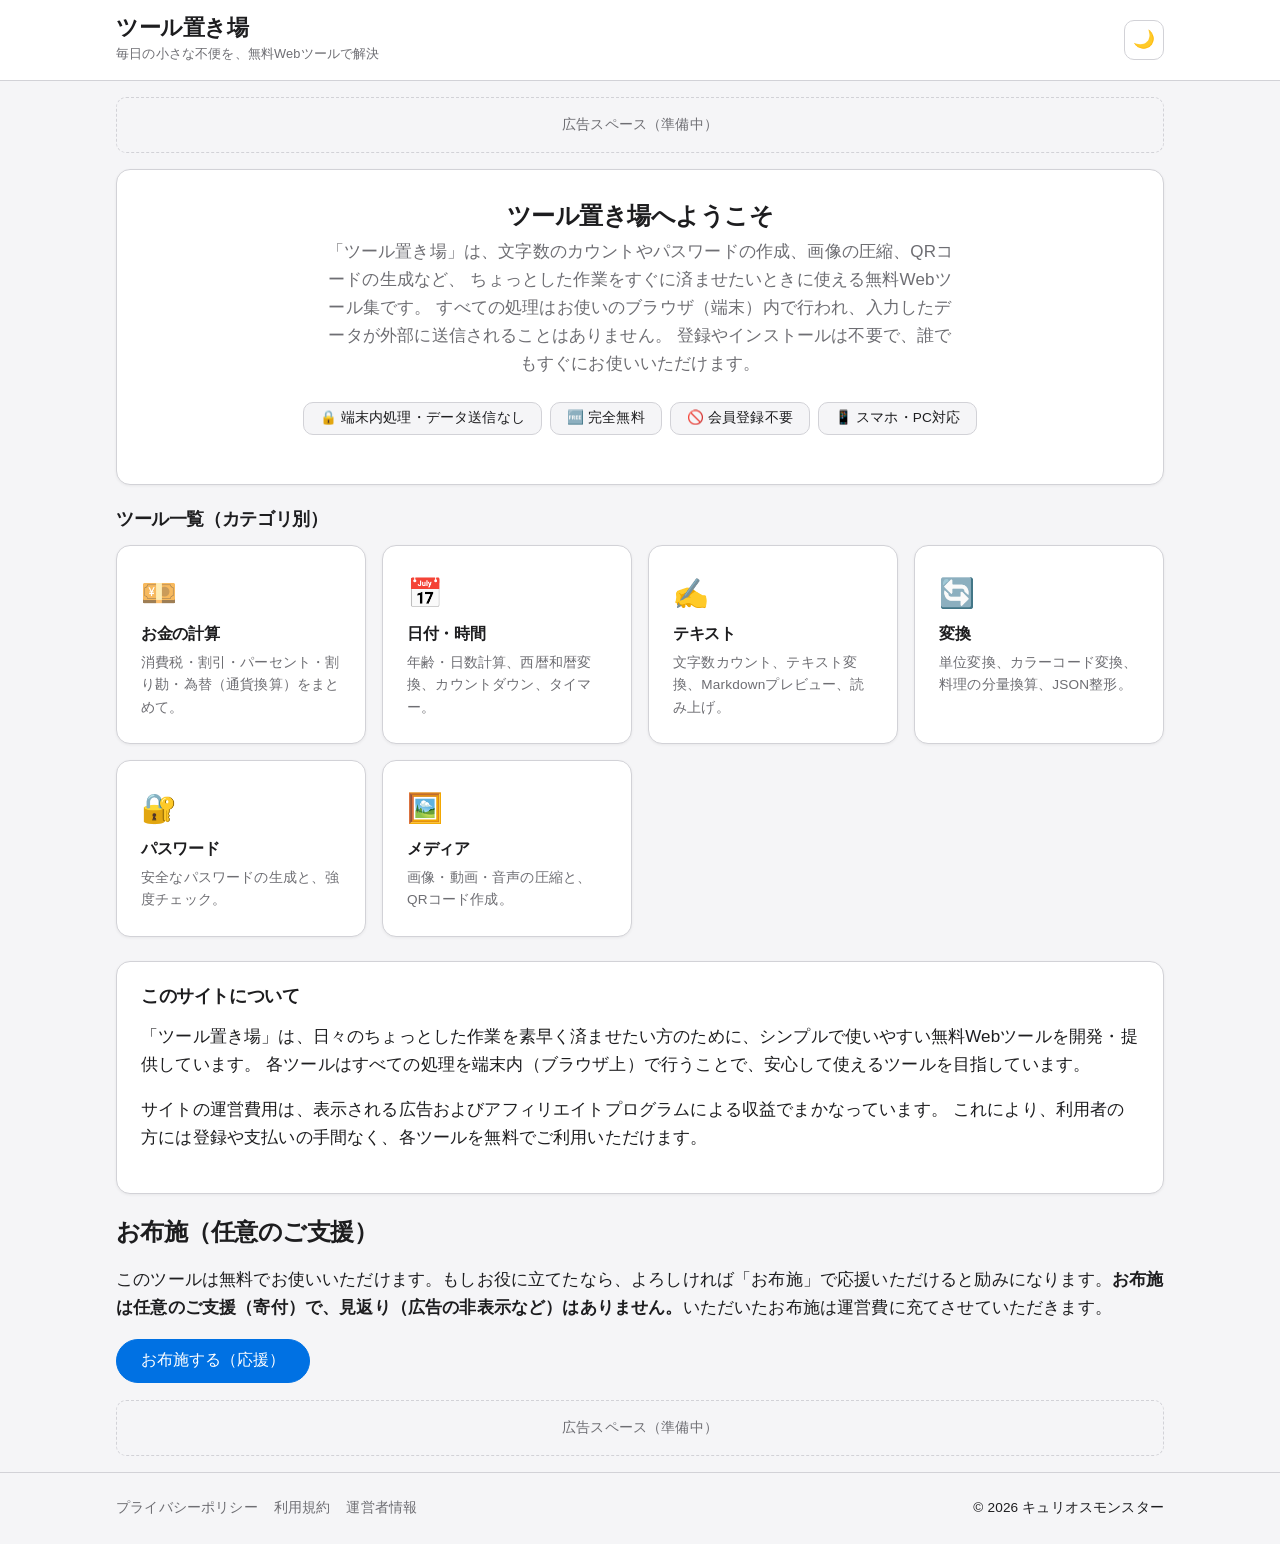
<file: index.html>
﻿<!DOCTYPE html>
<html lang="ja">
<head>
<meta charset="UTF-8">
<meta name="viewport" content="width=device-width, initial-scale=1, viewport-fit=cover">

<title>ツール置き場｜無料で使えるWebツール集（文字数・パスワード・画像圧縮・QRほか）</title>
<meta name="description" content="文字数カウンター・パスワード生成・画像圧縮・QRコード作成など、登録不要・無料のWebツールを多数提供。すべて端末内で処理し安全です。">
<link rel="canonical" href="https://ai-kaihatsubu.github.io/">

<!-- OGP -->
<meta property="og:type" content="website">
<meta property="og:title" content="ツール置き場｜無料で使えるWebツール集">
<meta property="og:description" content="文字数カウンター・パスワード生成・画像圧縮・QRコード作成など、登録不要・無料のWebツールを多数提供。すべて端末内で処理し安全です。">
<meta property="og:url" content="https://ai-kaihatsubu.github.io/">
<meta property="og:image" content="https://ai-kaihatsubu.github.io/icons/icon-512.svg">
<meta property="og:locale" content="ja_JP">
<meta name="twitter:card" content="summary_large_image">

<!-- PWA -->
<link rel="manifest" href="manifest.webmanifest">
<meta name="theme-color" content="#2563eb">
<link rel="icon" href="icons/icon-192.svg" type="image/svg+xml">
<link rel="apple-touch-icon" href="icons/icon-192.svg">

<!-- JSON-LD: WebSite + ItemList -->
<script type="application/ld+json">
{
  "@context": "https://schema.org",
  "@type": "WebSite",
  "name": "ツール置き場",
  "url": "https://ai-kaihatsubu.github.io/",
  "description": "毎日の小さな不便を、無料Webツールで解決する。登録不要・ブラウザ内処理のWebツール集。",
  "publisher": {
    "@type": "Organization",
    "name": "ツール置き場"
  }
}
</script>
<script type="application/ld+json">
{
  "@context": "https://schema.org",
  "@type": "ItemList",
  "name": "ツール置き場 ツール一覧",
  "itemListElement": [
    { "@type": "ListItem", "position": 1, "name": "お金の計算", "url": "https://ai-kaihatsubu.github.io/money-tools/" },
    { "@type": "ListItem", "position": 2, "name": "日付・時間", "url": "https://ai-kaihatsubu.github.io/datetime-tools/" },
    { "@type": "ListItem", "position": 3, "name": "テキスト", "url": "https://ai-kaihatsubu.github.io/text-tools/" },
    { "@type": "ListItem", "position": 4, "name": "変換", "url": "https://ai-kaihatsubu.github.io/converter-tools/" },
    { "@type": "ListItem", "position": 5, "name": "パスワード", "url": "https://ai-kaihatsubu.github.io/password-tools/" },
    { "@type": "ListItem", "position": 6, "name": "メディア", "url": "https://ai-kaihatsubu.github.io/media-tools/" }
  ]
}
</script>

<link rel="stylesheet" href="style.css">

<!-- Google AdSense（サイト所有確認＋広告配信） -->
<script async src="https://pagead2.googlesyndication.com/pagead/js/adsbygoogle.js?client=ca-pub-6568622993777242" crossorigin="anonymous"></script>
</head>
<body>

<a class="skip-link" href="#main">本文へスキップ</a>

<header class="site-header">
  <div class="container header-inner">
    <div class="logo-area">
      <h1 class="logo"><a href="index.html">ツール置き場</a></h1>
      <p class="tagline">毎日の小さな不便を、無料Webツールで解決</p>
    </div>
    <nav class="header-actions" aria-label="表示設定">
      <button id="theme-toggle" type="button" aria-label="ダーク/ライトモード切替" aria-pressed="false">
        <span aria-hidden="true">🌙</span>
      </button>
    </nav>
  </div>
</header>

<!-- AdSense 広告枠（コンテンツ上） -->
<div class="ad-slot ad-slot--top" data-ad-position="top" aria-hidden="true">
  <!-- <ins class="adsbygoogle"
       style="display:block"
       data-ad-client="ca-pub-XXXXXXXXXXXXXXXX"
       data-ad-slot="XXXXXXXXXX"
       data-ad-format="auto"
       data-full-width-responsive="true"></ins>
  <script>(adsbygoogle = window.adsbygoogle || []).push({});</script> -->
  <p class="ad-placeholder">広告スペース（準備中）</p>
</div>

<main id="main" class="container">

  <section class="hero" aria-labelledby="hero-heading">
    <h2 id="hero-heading">ツール置き場へようこそ</h2>
    <p>
      「ツール置き場」は、文字数のカウントやパスワードの作成、画像の圧縮、QRコードの生成など、
      ちょっとした作業をすぐに済ませたいときに使える無料Webツール集です。
      すべての処理はお使いのブラウザ（端末）内で行われ、入力したデータが外部に送信されることはありません。
      登録やインストールは不要で、誰でもすぐにお使いいただけます。
    </p>
    <ul class="value-list">
      <li>🔒 端末内処理・データ送信なし</li>
      <li>🆓 完全無料</li>
      <li>🚫 会員登録不要</li>
      <li>📱 スマホ・PC対応</li>
    </ul>
  </section>

  <h2 class="section-heading" id="tools-heading">ツール一覧（カテゴリ別）</h2>
  <div class="tool-grid" role="list" aria-labelledby="tools-heading">

    <a class="tool-card" role="listitem" href="https://ai-kaihatsubu.github.io/money-tools/">
      <span class="card-icon" aria-hidden="true">💴</span>
      <h3>お金の計算</h3>
      <p>消費税・割引・パーセント・割り勘・為替（通貨換算）をまとめて。</p>
    </a>

    <a class="tool-card" role="listitem" href="https://ai-kaihatsubu.github.io/datetime-tools/">
      <span class="card-icon" aria-hidden="true">📅</span>
      <h3>日付・時間</h3>
      <p>年齢・日数計算、西暦和暦変換、カウントダウン、タイマー。</p>
    </a>

    <a class="tool-card" role="listitem" href="https://ai-kaihatsubu.github.io/text-tools/">
      <span class="card-icon" aria-hidden="true">✍️</span>
      <h3>テキスト</h3>
      <p>文字数カウント、テキスト変換、Markdownプレビュー、読み上げ。</p>
    </a>

    <a class="tool-card" role="listitem" href="https://ai-kaihatsubu.github.io/converter-tools/">
      <span class="card-icon" aria-hidden="true">🔄</span>
      <h3>変換</h3>
      <p>単位変換、カラーコード変換、料理の分量換算、JSON整形。</p>
    </a>

    <a class="tool-card" role="listitem" href="https://ai-kaihatsubu.github.io/password-tools/">
      <span class="card-icon" aria-hidden="true">🔐</span>
      <h3>パスワード</h3>
      <p>安全なパスワードの生成と、強度チェック。</p>
    </a>

    <a class="tool-card" role="listitem" href="https://ai-kaihatsubu.github.io/media-tools/">
      <span class="card-icon" aria-hidden="true">🖼️</span>
      <h3>メディア</h3>
      <p>画像・動画・音声の圧縮と、QRコード作成。</p>
    </a>

  </div>

  <section class="about-box" aria-labelledby="about-heading">
    <h2 id="about-heading">このサイトについて</h2>
    <p>
      「ツール置き場」は、日々のちょっとした作業を素早く済ませたい方のために、シンプルで使いやすい無料Webツールを開発・提供しています。
      各ツールはすべての処理を端末内（ブラウザ上）で行うことで、安心して使えるツールを目指しています。
    </p>
    <p>
      サイトの運営費用は、表示される広告およびアフィリエイトプログラムによる収益でまかなっています。
      これにより、利用者の方には登録や支払いの手間なく、各ツールを無料でご利用いただけます。
    </p>
  </section>


  <section class="ofuse-box" aria-labelledby="ofuse-heading">
  <h2 id="ofuse-heading">お布施（任意のご支援）</h2>
  <p>このツールは無料でお使いいただけます。もしお役に立てたなら、よろしければ「お布施」で応援いただけると励みになります。<strong>お布施は任意のご支援（寄付）で、見返り（広告の非表示など）はありません。</strong>いただいたお布施は運営費に充てさせていただきます。</p>
  <button id="ofuse-button" type="button" class="btn btn-primary">お布施する（応援）</button>
  <p class="hint" id="ofuse-status" aria-live="polite"></p>
</section>
</main>

<!-- AdSense 広告枠（コンテンツ下） -->
<div class="ad-slot ad-slot--bottom" data-ad-position="bottom" aria-hidden="true">
  <!-- <ins class="adsbygoogle"
       style="display:block"
       data-ad-client="ca-pub-XXXXXXXXXXXXXXXX"
       data-ad-slot="XXXXXXXXXX"
       data-ad-format="auto"
       data-full-width-responsive="true"></ins>
  <script>(adsbygoogle = window.adsbygoogle || []).push({});</script> -->
  <p class="ad-placeholder">広告スペース（準備中）</p>
</div>

<footer class="site-footer">
  <div class="container footer-inner">
    <nav aria-label="フッターリンク">
      <a href="privacy.html">プライバシーポリシー</a>
      <a href="terms.html">利用規約</a>
      <a href="operator.html">運営者情報</a>
    </nav>
    <p class="copyright">&copy; 2026 キュリオスモンスター</p>
  </div>
</footer>

<script src="app.js" defer></script>
<script>
  // お布施ボタン → Stripe寄付リンク（金額自由・任意の寄付）
  (function () {
    var b = document.getElementById("ofuse-button");
    if (b) {
      b.addEventListener("click", function () {
        window.open("https://donate.stripe.com/9B6cN54Q9ebA01IaYB2Nq00", "_blank", "noopener");
      });
    }
  })();
</script>
<script>
  // PWA: Service Worker 登録（相対パスなのでサブパス公開でも scope が正しく効く）
  if ("serviceWorker" in navigator) {
    window.addEventListener("load", function () {
      navigator.serviceWorker.register("sw.js").catch(function () {});
    });
  }
</script>
</body>
</html>
</file>
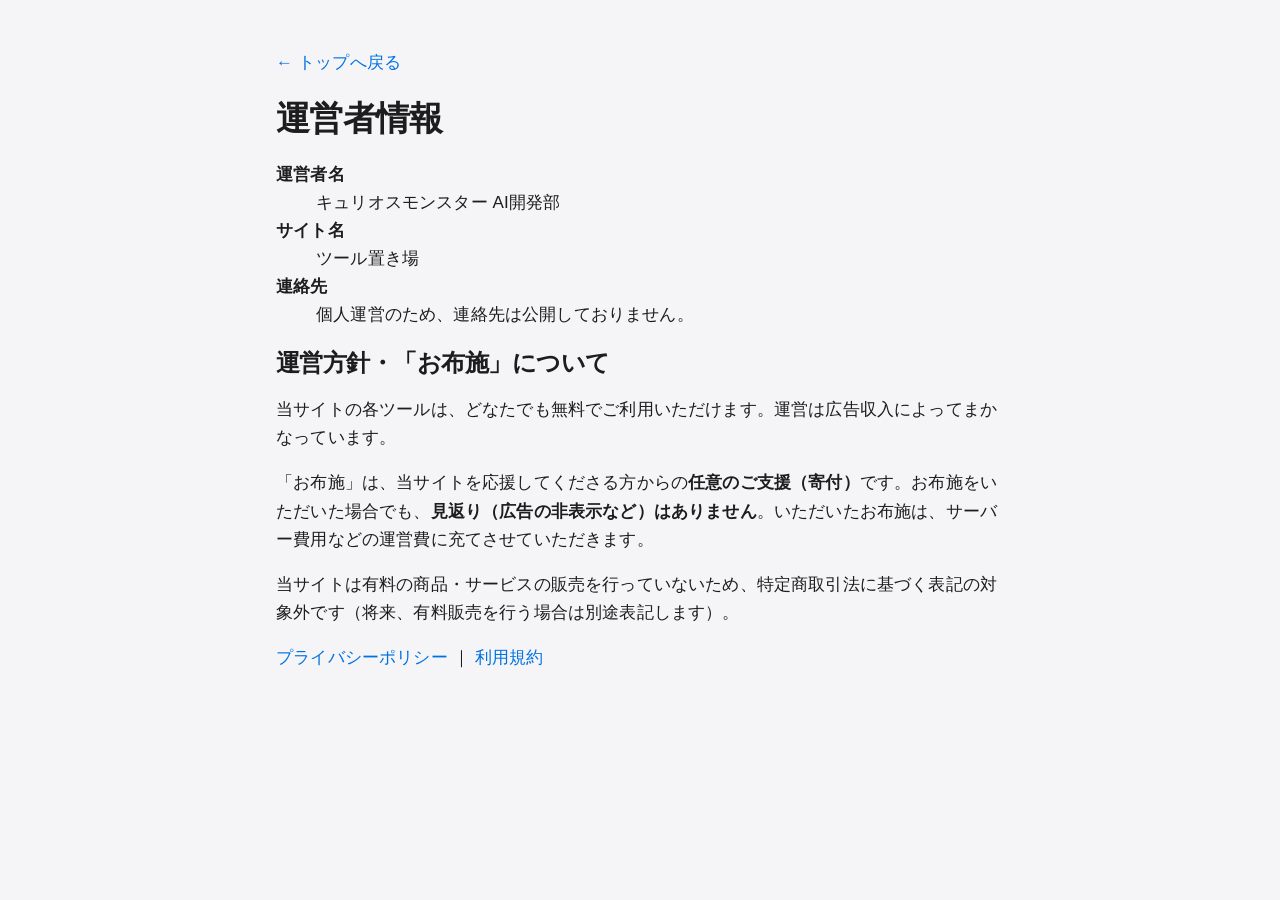
<file: operator.html>
﻿<!DOCTYPE html>
<html lang="ja">
<head>
<meta charset="UTF-8">
<meta name="viewport" content="width=device-width, initial-scale=1, viewport-fit=cover">
<title>運営者情報｜ツール置き場</title>
<meta name="robots" content="noindex">
<link rel="stylesheet" href="style.css">
</head>
<body>
<main class="container" style="max-width:760px;margin:0 auto;padding:32px 16px;">
<p><a href="index.html">← トップへ戻る</a></p>
<h1>運営者情報</h1>
<dl>
  <dt><strong>運営者名</strong></dt>
  <dd>キュリオスモンスター AI開発部</dd>
  <dt><strong>サイト名</strong></dt>
  <dd>ツール置き場</dd>
  <dt><strong>連絡先</strong></dt>
  <dd>個人運営のため、連絡先は公開しておりません。</dd>
</dl>
<h2>運営方針・「お布施」について</h2>
<p>当サイトの各ツールは、どなたでも無料でご利用いただけます。運営は広告収入によってまかなっています。</p>
<p>「お布施」は、当サイトを応援してくださる方からの<strong>任意のご支援（寄付）</strong>です。お布施をいただいた場合でも、<strong>見返り（広告の非表示など）はありません</strong>。いただいたお布施は、サーバー費用などの運営費に充てさせていただきます。</p>
<p>当サイトは有料の商品・サービスの販売を行っていないため、特定商取引法に基づく表記の対象外です（将来、有料販売を行う場合は別途表記します）。</p>
<p><a href="privacy.html">プライバシーポリシー</a> ｜ <a href="terms.html">利用規約</a></p>
</main>
</body>
</html>
</file>
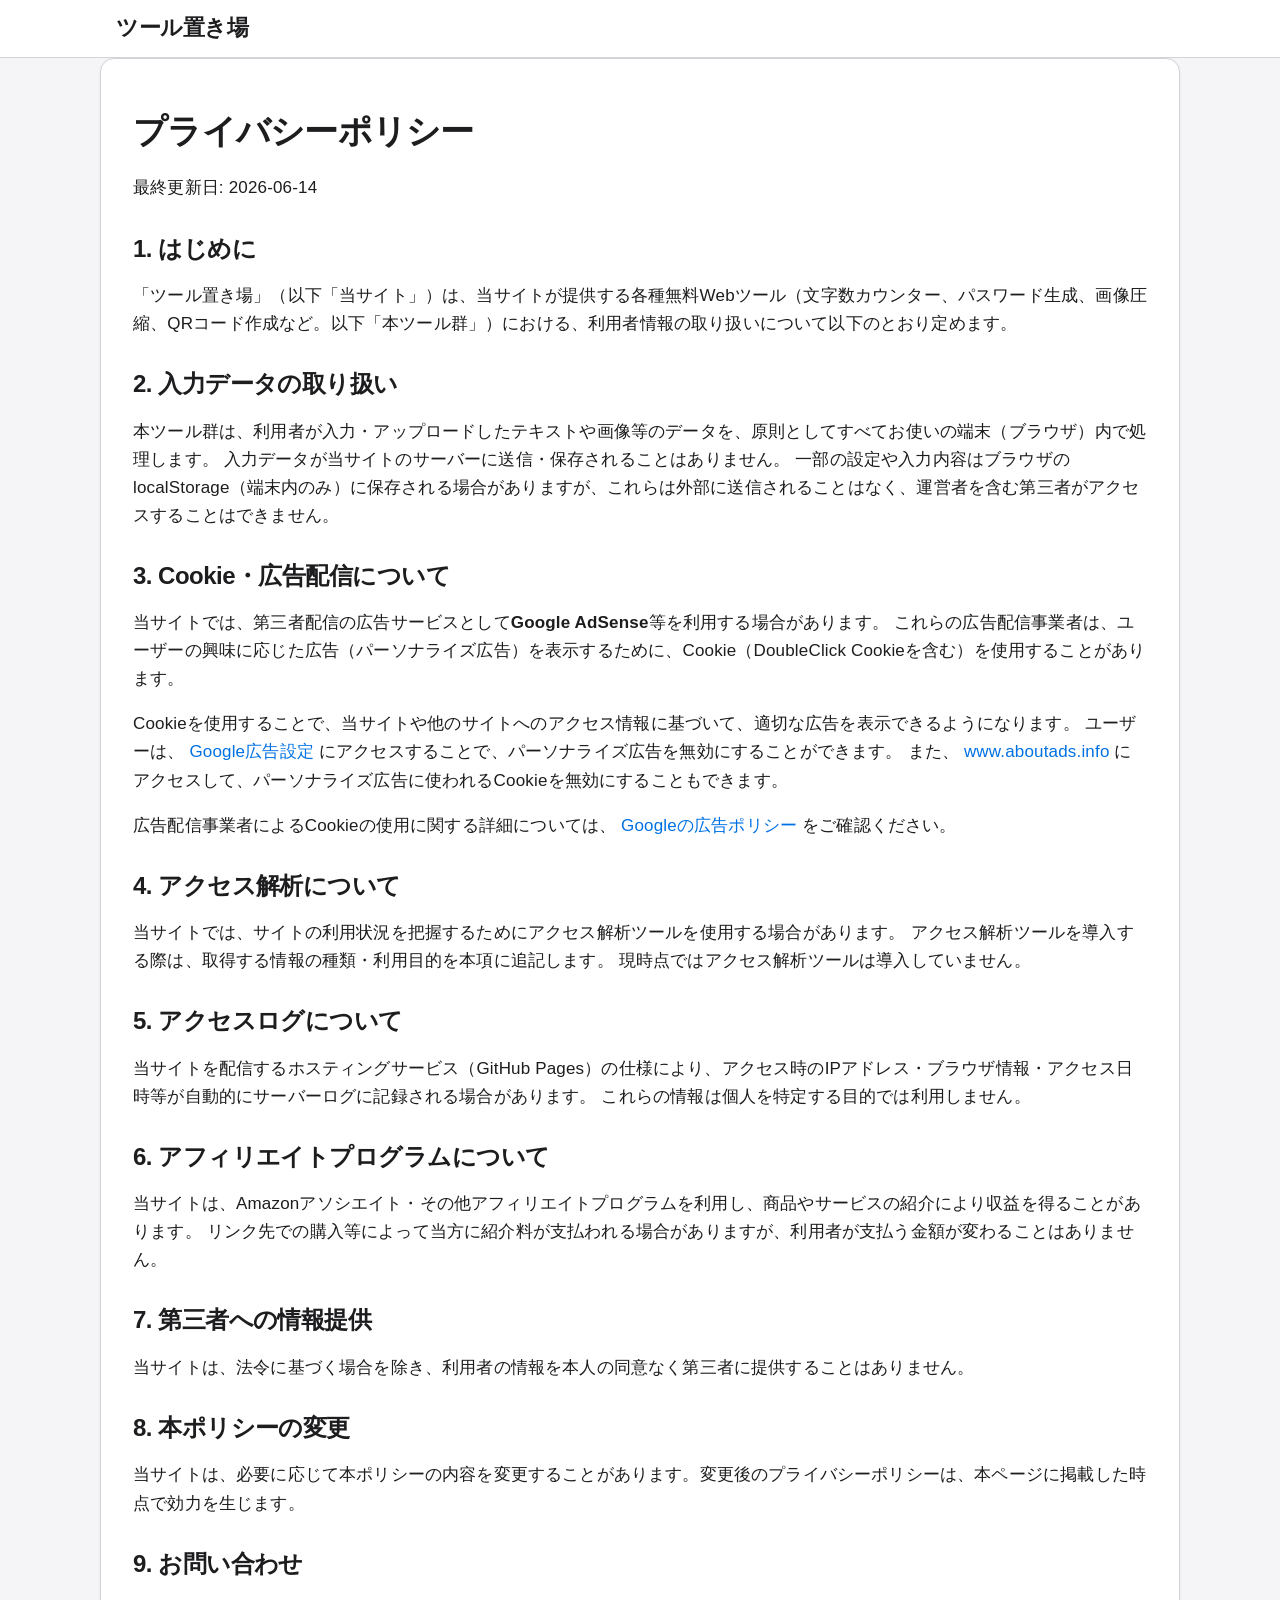
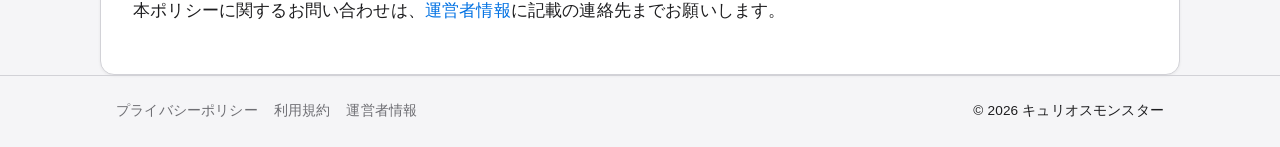
<file: privacy.html>
<!DOCTYPE html>
<html lang="ja">
<head>
<meta charset="UTF-8">
<meta name="viewport" content="width=device-width, initial-scale=1">
<title>プライバシーポリシー｜ツール置き場</title>
<meta name="description" content="ツール置き場のプライバシーポリシー。データの取り扱い、Cookie・広告配信、アクセス解析等について説明します。">
<link rel="canonical" href="https://ai-kaihatsubu.github.io/privacy.html">
<link rel="stylesheet" href="style.css">
</head>
<body class="legal-page">
<header class="site-header">
  <div class="container header-inner">
    <h1 class="logo"><a href="index.html">ツール置き場</a></h1>
  </div>
</header>
<main class="container">
  <h1>プライバシーポリシー</h1>
  <p>最終更新日: 2026-06-14</p>

  <h2>1. はじめに</h2>
  <p>
    「ツール置き場」（以下「当サイト」）は、当サイトが提供する各種無料Webツール（文字数カウンター、パスワード生成、画像圧縮、QRコード作成など。以下「本ツール群」）における、利用者情報の取り扱いについて以下のとおり定めます。
  </p>

  <h2>2. 入力データの取り扱い</h2>
  <p>
    本ツール群は、利用者が入力・アップロードしたテキストや画像等のデータを、原則としてすべてお使いの端末（ブラウザ）内で処理します。
    入力データが当サイトのサーバーに送信・保存されることはありません。
    一部の設定や入力内容はブラウザのlocalStorage（端末内のみ）に保存される場合がありますが、これらは外部に送信されることはなく、運営者を含む第三者がアクセスすることはできません。
  </p>

  <h2>3. Cookie・広告配信について</h2>
  <p>
    当サイトでは、第三者配信の広告サービスとして<strong>Google AdSense</strong>等を利用する場合があります。
    これらの広告配信事業者は、ユーザーの興味に応じた広告（パーソナライズ広告）を表示するために、Cookie（DoubleClick Cookieを含む）を使用することがあります。
  </p>
  <p>
    Cookieを使用することで、当サイトや他のサイトへのアクセス情報に基づいて、適切な広告を表示できるようになります。
    ユーザーは、
    <a href="https://www.google.com/settings/ads" rel="noopener" target="_blank">Google広告設定</a>
    にアクセスすることで、パーソナライズ広告を無効にすることができます。
    また、
    <a href="https://www.aboutads.info/choices/" rel="noopener" target="_blank">www.aboutads.info</a>
    にアクセスして、パーソナライズ広告に使われるCookieを無効にすることもできます。
  </p>
  <p>
    広告配信事業者によるCookieの使用に関する詳細については、
    <a href="https://policies.google.com/technologies/ads?hl=ja" rel="noopener" target="_blank">Googleの広告ポリシー</a>
    をご確認ください。
  </p>

  <h2>4. アクセス解析について</h2>
  <p>
    当サイトでは、サイトの利用状況を把握するためにアクセス解析ツールを使用する場合があります。
    アクセス解析ツールを導入する際は、取得する情報の種類・利用目的を本項に追記します。
    現時点ではアクセス解析ツールは導入していません。
  </p>

  <h2>5. アクセスログについて</h2>
  <p>
    当サイトを配信するホスティングサービス（GitHub Pages）の仕様により、アクセス時のIPアドレス・ブラウザ情報・アクセス日時等が自動的にサーバーログに記録される場合があります。
    これらの情報は個人を特定する目的では利用しません。
  </p>

  <h2>6. アフィリエイトプログラムについて</h2>
  <p>
    当サイトは、Amazonアソシエイト・その他アフィリエイトプログラムを利用し、商品やサービスの紹介により収益を得ることがあります。
    リンク先での購入等によって当方に紹介料が支払われる場合がありますが、利用者が支払う金額が変わることはありません。
  </p>

  <h2>7. 第三者への情報提供</h2>
  <p>
    当サイトは、法令に基づく場合を除き、利用者の情報を本人の同意なく第三者に提供することはありません。
  </p>

  <h2>8. 本ポリシーの変更</h2>
  <p>
    当サイトは、必要に応じて本ポリシーの内容を変更することがあります。変更後のプライバシーポリシーは、本ページに掲載した時点で効力を生じます。
  </p>

  <h2>9. お問い合わせ</h2>
  <p>本ポリシーに関するお問い合わせは、<a href="operator.html">運営者情報</a>に記載の連絡先までお願いします。</p>
</main>
<footer class="site-footer">
  <div class="container footer-inner">
    <nav aria-label="フッターリンク">
      <a href="privacy.html">プライバシーポリシー</a>
      <a href="terms.html">利用規約</a>
      <a href="operator.html">運営者情報</a>
    </nav>
    <p class="copyright">&copy; 2026 キュリオスモンスター</p>
  </div>
</footer>
<script src="app.js" defer></script>
</body>
</html>
</file>
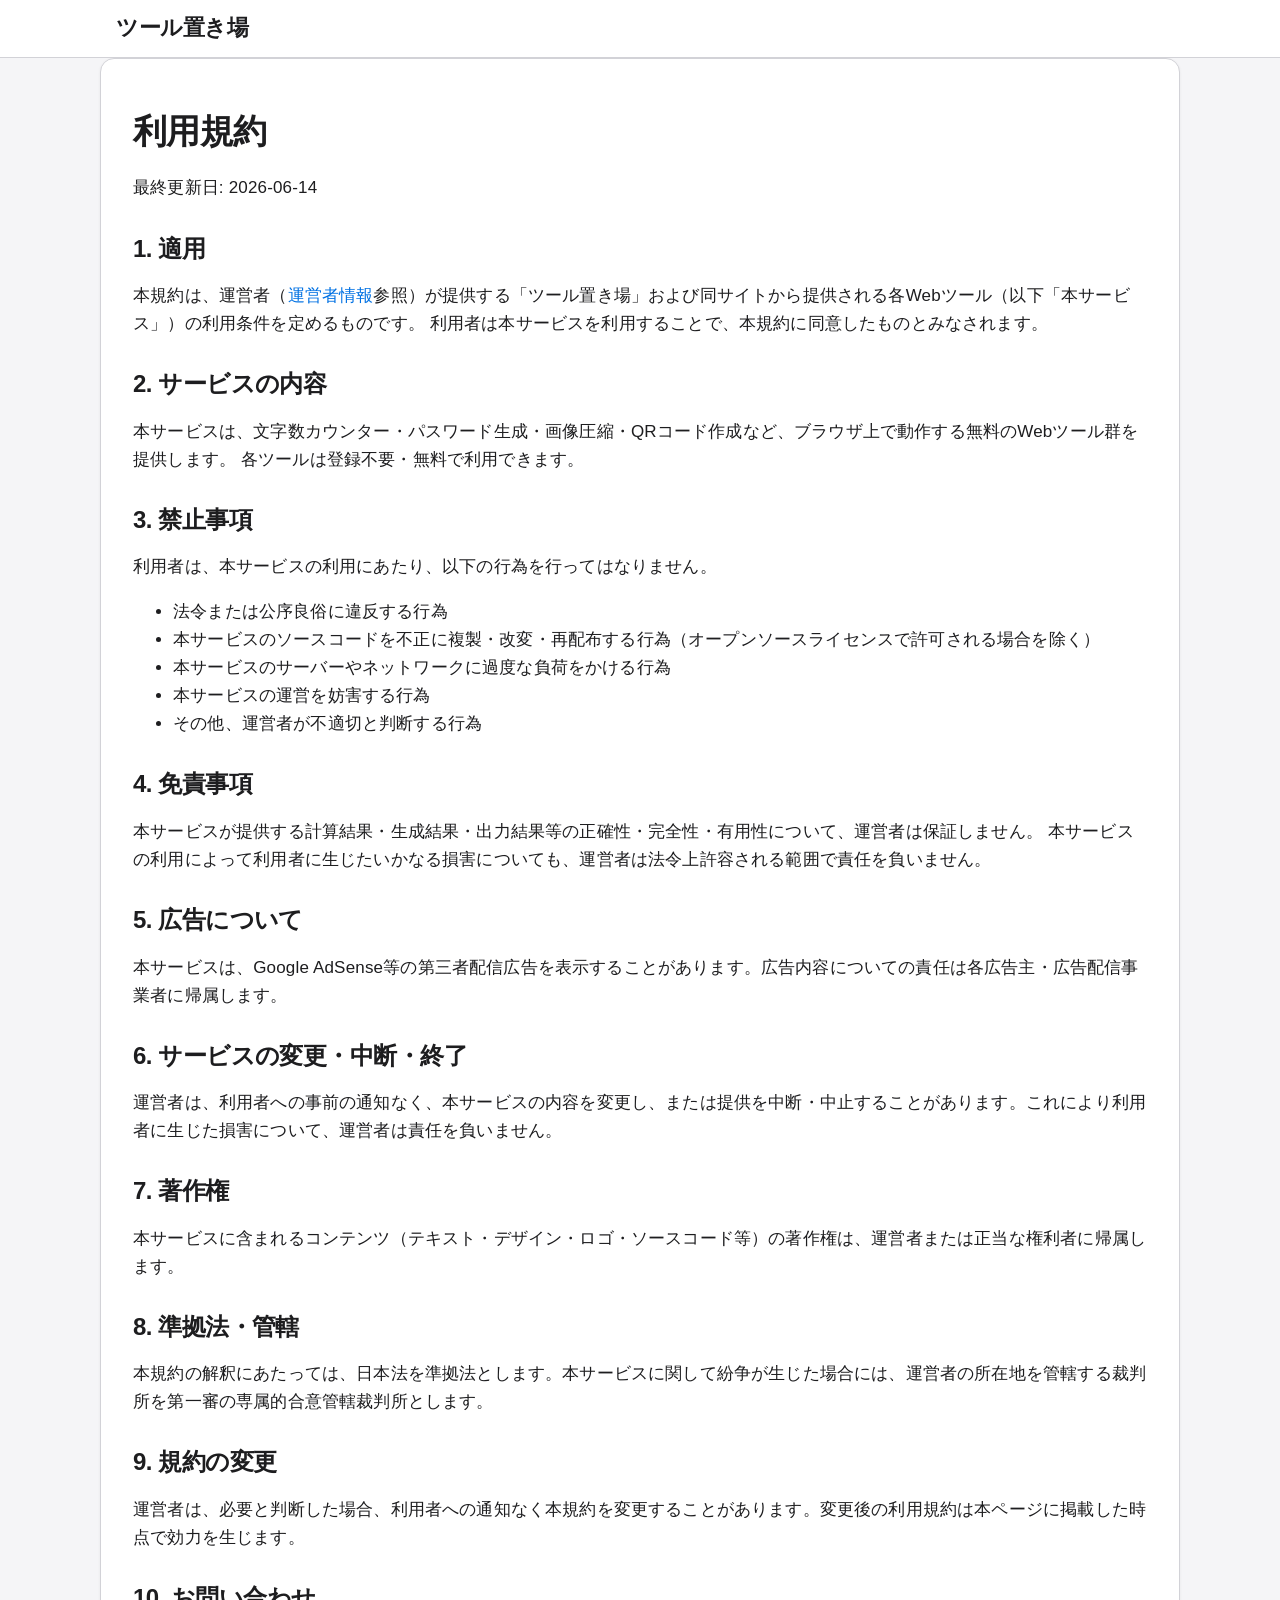
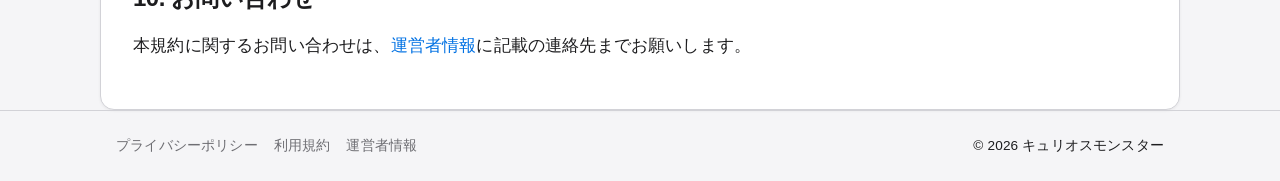
<file: terms.html>
<!DOCTYPE html>
<html lang="ja">
<head>
<meta charset="UTF-8">
<meta name="viewport" content="width=device-width, initial-scale=1">
<title>利用規約｜ツール置き場</title>
<meta name="description" content="ツール置き場の利用規約。サービス内容、禁止事項、免責事項などを定めます。">
<link rel="canonical" href="https://ai-kaihatsubu.github.io/terms.html">
<link rel="stylesheet" href="style.css">
</head>
<body class="legal-page">
<header class="site-header">
  <div class="container header-inner">
    <h1 class="logo"><a href="index.html">ツール置き場</a></h1>
  </div>
</header>
<main class="container">
  <h1>利用規約</h1>
  <p>最終更新日: 2026-06-14</p>

  <h2>1. 適用</h2>
  <p>
    本規約は、運営者（<a href="operator.html">運営者情報</a>参照）が提供する「ツール置き場」および同サイトから提供される各Webツール（以下「本サービス」）の利用条件を定めるものです。
    利用者は本サービスを利用することで、本規約に同意したものとみなされます。
  </p>

  <h2>2. サービスの内容</h2>
  <p>
    本サービスは、文字数カウンター・パスワード生成・画像圧縮・QRコード作成など、ブラウザ上で動作する無料のWebツール群を提供します。
    各ツールは登録不要・無料で利用できます。
  </p>

  <h2>3. 禁止事項</h2>
  <p>利用者は、本サービスの利用にあたり、以下の行為を行ってはなりません。</p>
  <ul>
    <li>法令または公序良俗に違反する行為</li>
    <li>本サービスのソースコードを不正に複製・改変・再配布する行為（オープンソースライセンスで許可される場合を除く）</li>
    <li>本サービスのサーバーやネットワークに過度な負荷をかける行為</li>
    <li>本サービスの運営を妨害する行為</li>
    <li>その他、運営者が不適切と判断する行為</li>
  </ul>

  <h2>4. 免責事項</h2>
  <p>
    本サービスが提供する計算結果・生成結果・出力結果等の正確性・完全性・有用性について、運営者は保証しません。
    本サービスの利用によって利用者に生じたいかなる損害についても、運営者は法令上許容される範囲で責任を負いません。
  </p>

  <h2>5. 広告について</h2>
  <p>
    本サービスは、Google AdSense等の第三者配信広告を表示することがあります。広告内容についての責任は各広告主・広告配信事業者に帰属します。
  </p>

  <h2>6. サービスの変更・中断・終了</h2>
  <p>
    運営者は、利用者への事前の通知なく、本サービスの内容を変更し、または提供を中断・中止することがあります。これにより利用者に生じた損害について、運営者は責任を負いません。
  </p>

  <h2>7. 著作権</h2>
  <p>
    本サービスに含まれるコンテンツ（テキスト・デザイン・ロゴ・ソースコード等）の著作権は、運営者または正当な権利者に帰属します。
  </p>

  <h2>8. 準拠法・管轄</h2>
  <p>
    本規約の解釈にあたっては、日本法を準拠法とします。本サービスに関して紛争が生じた場合には、運営者の所在地を管轄する裁判所を第一審の専属的合意管轄裁判所とします。
  </p>

  <h2>9. 規約の変更</h2>
  <p>
    運営者は、必要と判断した場合、利用者への通知なく本規約を変更することがあります。変更後の利用規約は本ページに掲載した時点で効力を生じます。
  </p>

  <h2>10. お問い合わせ</h2>
  <p>本規約に関するお問い合わせは、<a href="operator.html">運営者情報</a>に記載の連絡先までお願いします。</p>
</main>
<footer class="site-footer">
  <div class="container footer-inner">
    <nav aria-label="フッターリンク">
      <a href="privacy.html">プライバシーポリシー</a>
      <a href="terms.html">利用規約</a>
      <a href="operator.html">運営者情報</a>
    </nav>
    <p class="copyright">&copy; 2026 キュリオスモンスター</p>
  </div>
</footer>
<script src="app.js" defer></script>
</body>
</html>
</file>
<file: style.css>
/* ============================================
   ツール置き場 ハブ : style.css
   CSS変数によるテーマ管理 / レスポンシブ / モバイルファースト
   外部CDN不使用
   ============================================ */

:root {
  /* カラー（ライト） */
  --color-bg: #f5f5f7;
  --color-surface: #ffffff;
  --color-text: #1d1d1f;
  --color-text-muted: #6e6e73;
  --color-border: #d2d2d7;
  --color-primary: #0071e3;
  --color-primary-hover: #0077ed;
  --color-accent: #f59e0b;
  --color-danger: #d70015;
  --color-success: #1d9d52;

  /* レイアウト */
  --max-width: 1080px;
  --radius: 14px;
  --radius-sm: 10px;
  --space-1: 4px;
  --space-2: 8px;
  --space-3: 16px;
  --space-4: 24px;
  --space-5: 32px;
  --space-6: 48px;

  /* タイポグラフィ */
  --font-base: -apple-system, BlinkMacSystemFont, "SF Pro JP", "SF Pro Text",
    "Helvetica Neue", "Hiragino Sans", "Hiragino Kaku Gothic ProN", "Yu Gothic", Meiryo, sans-serif;
  --font-mono: "SFMono-Regular", Consolas, "Liberation Mono", Menlo, monospace;

  --shadow-sm: 0 1px 3px rgba(0, 0, 0, 0.06);
  --shadow-md: 0 6px 24px rgba(0, 0, 0, 0.08);

  --transition: 0.15s ease;
}

[data-theme="dark"] {
  --color-bg: #000000;
  --color-surface: #1c1c1e;
  --color-text: #f5f5f7;
  --color-text-muted: #a1a1a6;
  --color-border: #3a3a3c;
  --color-primary: #2997ff;
  --color-primary-hover: #4aa8ff;
  --shadow-sm: 0 1px 3px rgba(0, 0, 0, 0.5);
  --shadow-md: 0 6px 24px rgba(0, 0, 0, 0.6);
}

* {
  box-sizing: border-box;
}

html {
  -webkit-text-size-adjust: 100%;
}

body {
  margin: 0;
  font-family: var(--font-base);
  font-size: 17px;
  background: var(--color-bg);
  color: var(--color-text);
  line-height: 1.65;
  letter-spacing: 0.01em;
  transition: background var(--transition), color var(--transition);
  -webkit-font-smoothing: antialiased;
  -moz-osx-font-smoothing: grayscale;
  padding-bottom: env(safe-area-inset-bottom);
}

h1, h2, h3, h4 {
  color: var(--color-text);
  font-weight: 600;
  letter-spacing: -0.022em;
  line-height: 1.15;
}
h1 { font-size: 2.1rem; }
h2 { font-size: 1.5rem; }
h3 { font-size: 1.2rem; }
p, li, label, td, th { color: var(--color-text); }
small, .hint, .note, .conversion-note { color: var(--color-text-muted); }
a { color: var(--color-primary); text-decoration: none; }
a:hover { text-decoration: underline; }

input, textarea, select {
  font-family: inherit;
  font-size: 1rem;
  color: var(--color-text);
  background: var(--color-surface);
  border: 1px solid var(--color-border);
  border-radius: var(--radius-sm);
}
input:focus, textarea:focus, select:focus {
  outline: none;
  border-color: var(--color-primary);
  box-shadow: 0 0 0 3px rgba(0, 113, 227, 0.25);
}

.container {
  max-width: var(--max-width);
  margin: 0 auto;
  padding: 0 var(--space-3);
}

/* Skip link */
.skip-link {
  position: absolute;
  left: -999px;
  top: auto;
}
.skip-link:focus {
  left: var(--space-2);
  top: var(--space-2);
  z-index: 1000;
  background: var(--color-primary);
  color: #fff;
  padding: var(--space-2) var(--space-3);
  border-radius: var(--radius-sm);
}

/* Header */
.site-header {
  border-bottom: 1px solid var(--color-border);
  background: var(--color-surface);
  position: sticky;
  top: 0;
  z-index: 100;
}

.header-inner {
  display: flex;
  align-items: center;
  justify-content: space-between;
  padding-top: var(--space-3);
  padding-bottom: var(--space-3);
  gap: var(--space-3);
}

.logo-area {
  display: flex;
  flex-direction: column;
  gap: 2px;
}

.logo {
  font-size: 1.35rem;
  font-weight: 700;
  margin: 0;
}
.logo a {
  color: inherit;
  text-decoration: none;
}

.tagline {
  font-size: 0.8rem;
  color: var(--color-text-muted);
  margin: 0;
}

.header-actions button {
  border: 1px solid var(--color-border);
  background: var(--color-surface);
  color: var(--color-text);
  border-radius: var(--radius-sm);
  width: 40px;
  height: 40px;
  font-size: 1.1rem;
  cursor: pointer;
  transition: background var(--transition), border-color var(--transition);
  flex-shrink: 0;
}
.header-actions button:hover {
  background: var(--color-bg);
}
.header-actions button:focus-visible,
a:focus-visible,
button:focus-visible,
input:focus-visible,
textarea:focus-visible,
select:focus-visible {
  outline: 3px solid var(--color-primary);
  outline-offset: 2px;
}

/* Main */
main {
  padding-top: var(--space-4);
  padding-bottom: var(--space-6);
}

/* Hero / Intro */
.hero {
  background: var(--color-surface);
  border: 1px solid var(--color-border);
  border-radius: var(--radius);
  padding: var(--space-5);
  margin-bottom: var(--space-4);
  box-shadow: var(--shadow-sm);
  text-align: center;
}
.hero h2 {
  font-size: 1.5rem;
  margin: 0 0 var(--space-2);
}
.hero p {
  margin: 0 auto;
  max-width: 640px;
  color: var(--color-text-muted);
}

.value-list {
  display: flex;
  flex-wrap: wrap;
  justify-content: center;
  gap: var(--space-2);
  margin-top: var(--space-4);
  padding: 0;
  list-style: none;
}
.value-list li {
  background: var(--color-bg);
  border: 1px solid var(--color-border);
  border-radius: var(--radius-sm);
  padding: var(--space-1) var(--space-3);
  font-size: 0.85rem;
  color: var(--color-text);
}

/* セクション見出し */
.section-heading {
  font-size: 1.1rem;
  margin: var(--space-5) 0 var(--space-3);
}
.section-heading:first-of-type {
  margin-top: 0;
}

/* オールインワン推しカード */
.featured-card {
  display: flex;
  align-items: center;
  gap: var(--space-4);
  background: var(--color-surface);
  border: 2px solid var(--color-primary);
  border-radius: var(--radius);
  padding: var(--space-4);
  margin-bottom: var(--space-4);
  box-shadow: var(--shadow-md);
  text-decoration: none;
  color: var(--color-text);
  transition: transform var(--transition), box-shadow var(--transition);
}
.featured-card:hover {
  transform: translateY(-2px);
  box-shadow: var(--shadow-md), 0 0 0 4px rgba(37, 99, 235, 0.08);
}
.featured-card .card-icon {
  font-size: 2.5rem;
  flex-shrink: 0;
}
.featured-card .card-body h3 {
  margin: 0 0 var(--space-1);
  font-size: 1.15rem;
}
.featured-card .card-body p {
  margin: 0;
  color: var(--color-text-muted);
  font-size: 0.9rem;
}
.featured-badge {
  display: inline-block;
  background: var(--color-primary);
  color: #fff;
  font-size: 0.7rem;
  font-weight: 700;
  border-radius: var(--radius-sm);
  padding: 2px 8px;
  margin-bottom: var(--space-1);
}

/* カードグリッド */
.tool-grid {
  display: grid;
  grid-template-columns: repeat(auto-fill, minmax(220px, 1fr));
  gap: var(--space-3);
  margin-bottom: var(--space-4);
}

.tool-card {
  display: flex;
  flex-direction: column;
  gap: var(--space-2);
  background: var(--color-surface);
  border: 1px solid var(--color-border);
  border-radius: var(--radius);
  padding: var(--space-4);
  box-shadow: var(--shadow-sm);
  transition: transform var(--transition), box-shadow var(--transition);
}
.tool-card:hover {
  transform: translateY(-2px);
  box-shadow: var(--shadow-md);
}
.tool-card .card-icon {
  font-size: 1.8rem;
}
.tool-card h3 {
  margin: 0;
  font-size: 1rem;
}
.tool-card p {
  margin: 0;
  color: var(--color-text-muted);
  font-size: 0.85rem;
  flex-grow: 1;
}

/* このサイトについて */
.about-box {
  background: var(--color-surface);
  border: 1px solid var(--color-border);
  border-radius: var(--radius);
  padding: var(--space-4);
  margin-bottom: var(--space-4);
  box-shadow: var(--shadow-sm);
}
.about-box h2 {
  font-size: 1.1rem;
  margin-top: 0;
}

/* 広告枠 */
.ad-slot {
  max-width: var(--max-width);
  margin: var(--space-3) auto;
  padding: 0 var(--space-3);
}
.ad-placeholder {
  border: 1px dashed var(--color-border);
  border-radius: var(--radius-sm);
  text-align: center;
  padding: var(--space-3);
  color: var(--color-text-muted);
  font-size: 0.85rem;
  margin: 0;
}

/* ボタン */
.btn {
  display: inline-block;
  border: none;
  border-radius: 980px;
  padding: var(--space-2) var(--space-4);
  font-size: 1rem;
  font-weight: 500;
  cursor: pointer;
  transition: background var(--transition), opacity var(--transition), transform 0.05s ease;
  min-height: 44px;
  text-decoration: none;
  text-align: center;
}
.btn:active {
  transform: scale(0.98);
}
.btn-primary {
  background: var(--color-primary);
  color: #fff;
  border: 1px solid var(--color-primary);
}
.btn-primary:hover {
  background: var(--color-primary-hover);
}
.btn-secondary {
  background: var(--color-bg);
  color: var(--color-text);
  border: 1px solid var(--color-border);
}
.btn-secondary:hover {
  background: var(--color-border);
}
.btn-block {
  display: block;
  width: 100%;
}

/* Footer */
.site-footer {
  border-top: 1px solid var(--color-border);
  padding: var(--space-4) 0;
  color: var(--color-text-muted);
  font-size: 0.85rem;
}
.footer-inner {
  display: flex;
  flex-wrap: wrap;
  gap: var(--space-3);
  justify-content: space-between;
  align-items: center;
}
.footer-inner nav {
  display: flex;
  gap: var(--space-3);
  flex-wrap: wrap;
}
.footer-inner a {
  color: var(--color-text-muted);
  text-decoration: none;
}
.footer-inner a:hover {
  text-decoration: underline;
}
.copyright {
  margin: 0;
}

/* 法務ページ用 */
.legal-page main {
  background: var(--color-surface);
  border: 1px solid var(--color-border);
  border-radius: var(--radius);
  padding: var(--space-5);
  box-shadow: var(--shadow-sm);
}
.legal-page h2 {
  margin-top: var(--space-5);
}
.legal-page h2:first-child {
  margin-top: 0;
}

/* レスポンシブ */
@media (max-width: 600px) {
  :root {
    --space-4: 16px;
    --space-5: 24px;
  }
  .logo {
    font-size: 1.1rem;
  }
  .featured-card {
    flex-direction: column;
    text-align: center;
  }
  .btn {
    width: 100%;
  }
}
</file>
